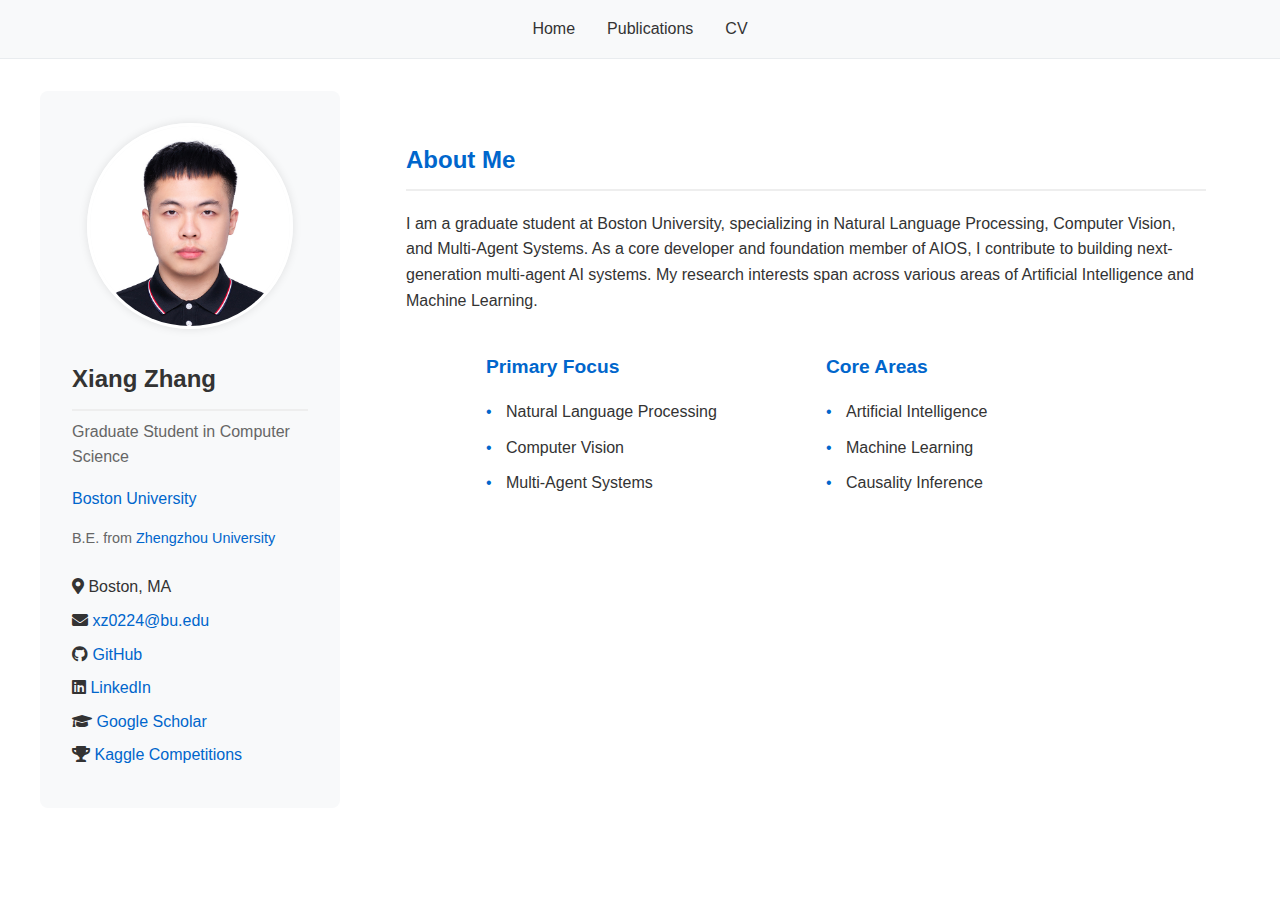
<file: index.html>
<!DOCTYPE html>
<html lang="en">
<head>
    <meta charset="UTF-8">
    <meta name="viewport" content="width=device-width, initial-scale=1.0">
    <title>Xiang Zhang - Personal Website</title>
    
    <!-- SEO Meta Tags -->
    <meta name="description" content="Xiang Zhang is a Computer Science graduate student at Boston University, specializing in Natural Language Processing, Computer Vision, and Multi-Agent Systems.">
    <meta name="keywords" content="Xiang Zhang, Computer Science, Boston University, NLP, Computer Vision, Multi-Agent Systems, Machine Learning, AI">
    <meta name="author" content="Xiang Zhang">
    
    <!-- Open Graph Meta Tags for social sharing -->
    <meta property="og:title" content="Xiang Zhang - Computer Science Graduate Student">
    <meta property="og:description" content="Research in NLP, Computer Vision, and Multi-Agent Systems at Boston University">
    <meta property="og:image" content="profile.jpg">
    <meta property="og:url" content="https://xiangzhang-zx.github.io">
    <meta property="og:type" content="website">
    
    <!-- Twitter Card Meta Tags -->
    <meta name="twitter:card" content="summary">
    <meta name="twitter:title" content="Xiang Zhang - Computer Science Graduate Student">
    <meta name="twitter:description" content="Research in NLP, Computer Vision, and Multi-Agent Systems at Boston University">
    <meta name="twitter:image" content="profile.jpg">
    
    <!-- Google Scholar verification (optional) -->
    <meta name="google-site-verification" content="your-verification-code">
    
    <link rel="stylesheet" href="styles.css">
    <link rel="stylesheet" href="https://cdnjs.cloudflare.com/ajax/libs/font-awesome/5.15.4/css/all.min.css">
    
    <!-- Favicon -->
    <link rel="icon" type="image/x-icon" href="favicon.ico">
</head>
<body>
    <div class="masthead">
        <div class="masthead__inner-wrap">
            <nav class="site-nav">
                <ul class="nav-links">
                    <li class="nav-item"><a href="index.html">Home</a></li>
                    <li class="nav-item"><a href="publications.html">Publications</a></li>
                    <li class="nav-item"><a href="Resume.pdf">CV</a></li>
                </ul>
            </nav>
        </div>
    </div>

    <div class="main-container">
        <div class="sidebar">
            <div class="profile">
                <div class="profile-image">
                    <img src="profile.jpg" alt="Xiang Zhang">
                </div>
                <h2>Xiang Zhang</h2>
                <p class="title">Graduate Student in Computer Science</p>
                <p class="affiliation">
                    <a href="https://www.bu.edu" target="_blank">Boston University</a>
                </p>
                <p class="education">
                    B.E. from <a href="https://english.zzu.edu.cn" target="_blank">Zhengzhou University</a>
                </p>
                
                <div class="contact-info">
                    <p><i class="fas fa-map-marker-alt"></i> Boston, MA</p>
                    <p><i class="fas fa-envelope"></i> <a href="mailto:xz0224@bu.edu">xz0224@bu.edu</a></p>
                    <p><i class="fab fa-github"></i> <a href="https://github.com/XiangZhang-zx">GitHub</a></p>
                    <p><i class="fab fa-linkedin"></i> <a href="https://www.linkedin.com/in/xz0224">LinkedIn</a></p>
                    <p><i class="fas fa-graduation-cap"></i> <a href="https://scholar.google.com/citations?user=qZi76ZMAAAAJ">Google Scholar</a></p>
                    <p><i class="fas fa-trophy"></i> <a href="https://www.kaggle.com/wadnijfioa/competitions">Kaggle Competitions</a></p>
                </div>
            </div>
        </div>

        <div class="content">
            <section class="about">
                <h2>About Me</h2>
                <p>I am a graduate student at Boston University, specializing in Natural Language Processing, 
                Computer Vision, and Multi-Agent Systems. As a core developer and foundation member of AIOS, 
                I contribute to building next-generation multi-agent AI systems. My research interests span across 
                various areas of Artificial Intelligence and Machine Learning.</p>
                
                <div class="interests-grid">
                    <div class="interests-column">
                        <h3>Primary Focus</h3>
                        <ul>
                            <li>Natural Language Processing</li>
                            <li>Computer Vision</li>
                            <li>Multi-Agent Systems</li>
                        </ul>
                    </div>
                    <div class="interests-column">
                        <h3>Core Areas</h3>
                        <ul>
                            <li>Artificial Intelligence</li>
                            <li>Machine Learning</li>
                            <li>Causality Inference</li>
                        </ul>
                    </div>
                </div>
            </section>
        </div>
    </div>
</body>
</html>
</file>
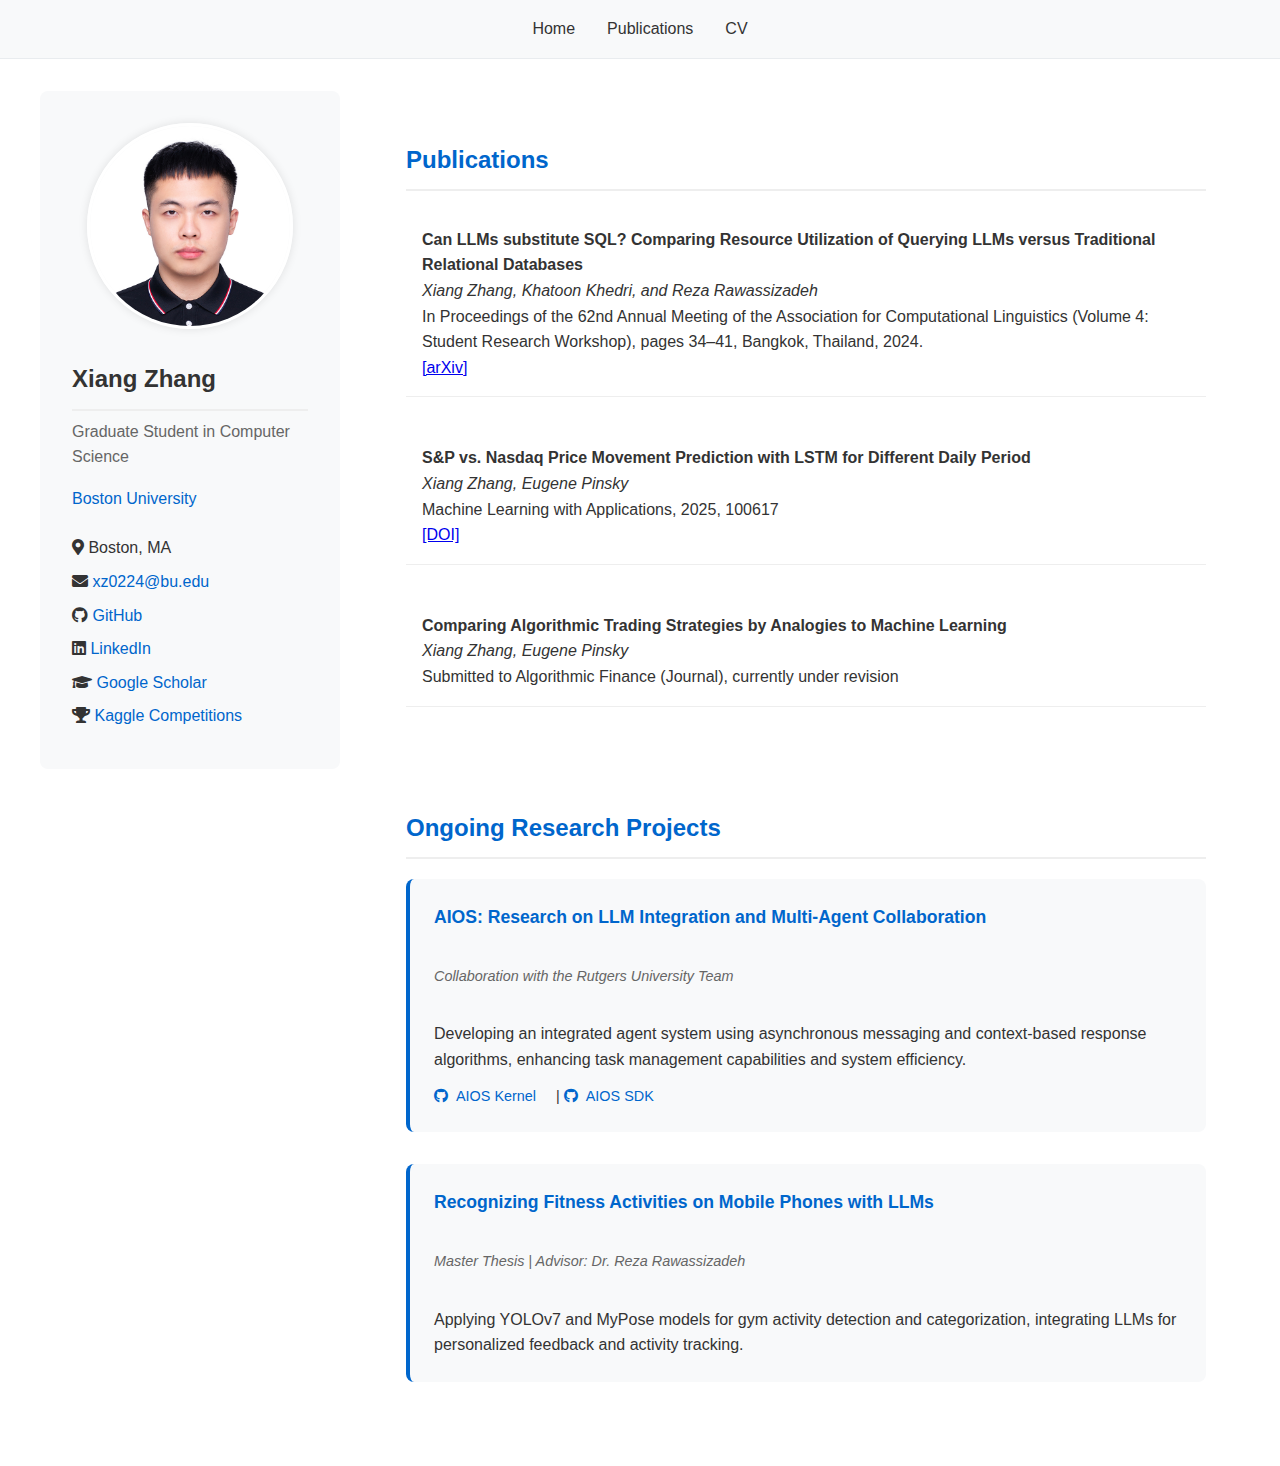
<file: publications.html>
<!DOCTYPE html>
<html lang="en">
<head>
    <meta charset="UTF-8">
    <meta name="viewport" content="width=device-width, initial-scale=1.0">
    <title>Publications - Xiang Zhang</title>
    <link rel="stylesheet" href="styles.css">
    <link rel="stylesheet" href="https://cdnjs.cloudflare.com/ajax/libs/font-awesome/5.15.4/css/all.min.css">
</head>
<body>
    <div class="masthead">
        <div class="masthead__inner-wrap">
            <nav class="site-nav">
                <ul class="nav-links">
                    <li class="nav-item"><a href="index.html">Home</a></li>
                    <li class="nav-item"><a href="publications.html">Publications</a></li>
                    <li class="nav-item"><a href="Resume.pdf">CV</a></li>
                </ul>
            </nav>
        </div>
    </div>

    <div class="main-container">
        <div class="sidebar">
            <div class="profile">
                <div class="profile-image">
                    <img src="profile.jpg" alt="Xiang Zhang">
                </div>
                <h2>Xiang Zhang</h2>
                <p class="title">Graduate Student in Computer Science</p>
                <p class="affiliation">Boston University</p>
                
                <div class="contact-info">
                    <p><i class="fas fa-map-marker-alt"></i> Boston, MA</p>
                    <p><i class="fas fa-envelope"></i> <a href="mailto:xz0224@bu.edu">xz0224@bu.edu</a></p>
                    <p><i class="fab fa-github"></i> <a href="https://github.com/XiangZhang-zx">GitHub</a></p>
                    <p><i class="fab fa-linkedin"></i> <a href="https://www.linkedin.com/in/xz0224">LinkedIn</a></p>
                    <p><i class="fas fa-graduation-cap"></i> <a href="https://scholar.google.com/citations?user=qZi76ZMAAAAJ">Google Scholar</a></p>
                    <p><i class="fas fa-trophy"></i> <a href="https://www.kaggle.com/wadnijfioa/competitions">Kaggle Competitions</a></p>
                </div>
            </div>
        </div>

        <div class="content">
            <section class="publications">
                <h2>Publications</h2>
                <ul class="publications-list">
                    <li>
                        <strong>Can LLMs substitute SQL? Comparing Resource Utilization of Querying LLMs versus Traditional Relational Databases</strong><br>
                        <em>Xiang Zhang, Khatoon Khedri, and Reza Rawassizadeh</em><br>
                        In Proceedings of the 62nd Annual Meeting of the Association for Computational Linguistics (Volume 4: Student Research Workshop), pages 34–41, Bangkok, Thailand, 2024.<br>
                        <a href="https://arxiv.org/abs/2404.08727" target="_blank">[arXiv]</a>
                    </li>
                    <li>
                        <strong>S&P vs. Nasdaq Price Movement Prediction with LSTM for Different Daily Period</strong><br>
                        <em>Xiang Zhang, Eugene Pinsky</em><br>
                        Machine Learning with Applications, 2025, 100617<br>
                        <a href="https://doi.org/10.1016/j.mlwa.2024.100617" target="_blank">[DOI]</a>
                    </li>
                    <li>
                        <strong>Comparing Algorithmic Trading Strategies by Analogies to Machine Learning</strong><br>
                        <em>Xiang Zhang, Eugene Pinsky</em><br>
                        Submitted to Algorithmic Finance (Journal), currently under revision
                    </li>
                </ul>
            </section>

            <section class="research-projects">
                <h2>Ongoing Research Projects</h2>
                <ul class="research-list">
                    <li>
                        <strong>AIOS: Research on LLM Integration and Multi-Agent Collaboration</strong><br>
                        <em>Collaboration with the Rutgers University Team</em><br>
                        Developing an integrated agent system using asynchronous messaging and context-based response algorithms, 
                        enhancing task management capabilities and system efficiency.<br>
                        <div class="project-links">
                            <a href="https://github.com/agiresearch/AIOS" target="_blank"><i class="fab fa-github"></i> AIOS Kernel</a> | 
                            <a href="https://github.com/agiresearch/Cerebrum" target="_blank"><i class="fab fa-github"></i> AIOS SDK</a>
                        </div>
                    </li>
                    <li>
                        <strong>Recognizing Fitness Activities on Mobile Phones with LLMs</strong><br>
                        <em>Master Thesis | Advisor: Dr. Reza Rawassizadeh</em><br>
                        Applying YOLOv7 and MyPose models for gym activity detection and categorization, 
                        integrating LLMs for personalized feedback and activity tracking.
                    </li>
                </ul>
            </section>
        </div>
    </div>
</body>
</html>
</file>
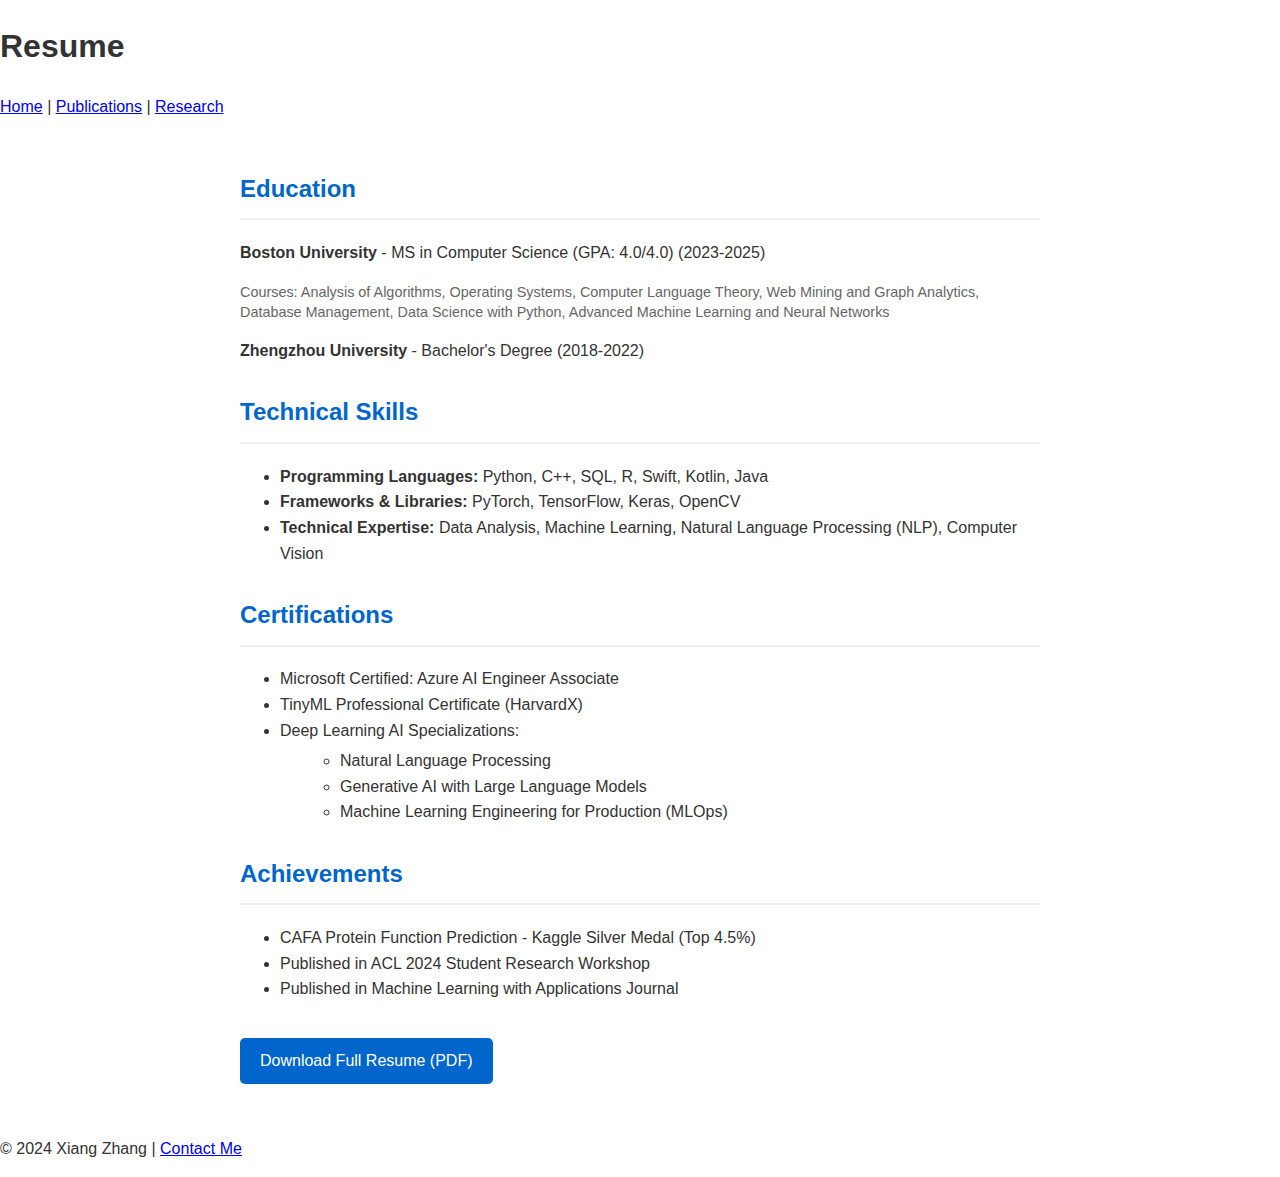
<file: resume.html>
<!DOCTYPE html>
<html lang="en">
<head>
    <meta charset="UTF-8">
    <meta name="viewport" content="width=device-width, initial-scale=1.0">
    <title>Resume - Xiang Zhang</title>
    <link rel="stylesheet" href="styles.css">
</head>
<body>
    <header>
        <h1>Resume</h1>
        <nav>
            <a href="index.html">Home</a> |
            <a href="publications.html">Publications</a> |
            <a href="research.html">Research</a>
        </nav>
    </header>
    <main>
        <section>
            <h2>Education</h2>
            <p><strong>Boston University</strong> - MS in Computer Science (GPA: 4.0/4.0) (2023-2025)</p>
            <p class="courses">Courses: Analysis of Algorithms, Operating Systems, Computer Language Theory, Web Mining and Graph Analytics, Database Management, Data Science with Python, Advanced Machine Learning and Neural Networks</p>
            
            <p><strong>Zhengzhou University</strong> - Bachelor's Degree (2018-2022)</p>

            <h2>Technical Skills</h2>
            <ul>
                <li><strong>Programming Languages:</strong> Python, C++, SQL, R, Swift, Kotlin, Java</li>
                <li><strong>Frameworks & Libraries:</strong> PyTorch, TensorFlow, Keras, OpenCV</li>
                <li><strong>Technical Expertise:</strong> Data Analysis, Machine Learning, Natural Language Processing (NLP), Computer Vision</li>
            </ul>

            <h2>Certifications</h2>
            <ul>
                <li>Microsoft Certified: Azure AI Engineer Associate</li>
                <li>TinyML Professional Certificate (HarvardX)</li>
                <li>Deep Learning AI Specializations:
                    <ul>
                        <li>Natural Language Processing</li>
                        <li>Generative AI with Large Language Models</li>
                        <li>Machine Learning Engineering for Production (MLOps)</li>
                    </ul>
                </li>
            </ul>

            <h2>Achievements</h2>
            <ul>
                <li>CAFA Protein Function Prediction - Kaggle Silver Medal (Top 4.5%)</li>
                <li>Published in ACL 2024 Student Research Workshop</li>
                <li>Published in Machine Learning with Applications Journal</li>
            </ul>
            
            <p><a href="Resume.pdf" target="_blank" class="download-button">Download Full Resume (PDF)</a></p>
        </section>
    </main>
    <footer>
        <p>&copy; 2024 Xiang Zhang | <a href="mailto:xz0224@bu.edu">Contact Me</a></p>
    </footer>
</body>
</html>
</file>
<file: styles.css>
/* 基础样式 */
body {
    margin: 0;
    padding: 0;
    font-family: -apple-system, BlinkMacSystemFont, "Segoe UI", Roboto, "Helvetica Neue", Arial, sans-serif;
    line-height: 1.6;
    color: #333;
}

/* 导航栏样式 */
.masthead {
    background-color: #f8f9fa;
    border-bottom: 1px solid #e9ecef;
    padding: 1rem 0;
}

.masthead__inner-wrap {
    max-width: 1200px;
    margin: 0 auto;
    padding: 0 1rem;
}

.nav-links {
    list-style: none;
    padding: 0;
    margin: 0;
    display: flex;
    justify-content: center;
}

.nav-item {
    margin: 0 1rem;
}

.nav-item a {
    color: #333;
    text-decoration: none;
    font-weight: 500;
}

.nav-item a:hover {
    color: #0066cc;
}

/* 主容器布局 */
.main-container {
    display: flex;
    max-width: 1200px;
    margin: 2rem auto;
    padding: 0 1rem;
    gap: 2rem;
}

/* 侧边栏样式 */
.sidebar {
    flex: 0 0 300px;
}

.profile {
    background-color: #f8f9fa;
    padding: 2rem;
    border-radius: 8px;
}

.profile h2 {
    margin: 0;
    color: #333;
}

.title {
    color: #666;
    margin: 0.5rem 0;
}

.affiliation {
    color: #0066cc;
    margin-bottom: 1rem;
}

.contact-info {
    margin-top: 1.5rem;
}

.contact-info p {
    margin: 0.5rem 0;
}

.contact-info a {
    color: #0066cc;
    text-decoration: none;
}

/* 内容区域样式 */
.content {
    flex: 1;
}

/* 保留之前的 interests-grid 相关样式 */

.publications-list {
    list-style: none;
    padding: 0;
}

.publications-list li {
    margin-bottom: 2em;
    padding: 1em;
    border-bottom: 1px solid #eee;
}

.download-button {
    display: inline-block;
    padding: 10px 20px;
    background-color: #0066cc;
    color: white;
    text-decoration: none;
    border-radius: 5px;
    margin-top: 20px;
}

.download-button:hover {
    background-color: #0052a3;
}

.courses {
    font-size: 0.9em;
    color: #666;
    line-height: 1.4;
}

ul ul {
    margin-left: 20px;
    margin-top: 5px;
}

section {
    max-width: 800px;
    margin: 0 auto;
    padding: 20px;
}

strong {
    color: #333;
}

h2 {
    color: #0066cc;
    margin-top: 30px;
    border-bottom: 2px solid #eee;
    padding-bottom: 10px;
}

.interests-grid {
    display: flex;
    gap: 40px;
    margin-top: 20px;
    justify-content: center;
}

.interests-column {
    flex: 1;
    max-width: 300px;
}

.interests-column h3 {
    color: #0066cc;
    margin-bottom: 15px;
    font-size: 1.2em;
}

.interests-column ul {
    list-style-type: none;
    padding: 0;
}

.interests-column li {
    margin-bottom: 10px;
    padding-left: 20px;
    position: relative;
}

.interests-column li:before {
    content: "•";
    position: absolute;
    left: 0;
    color: #0066cc;
}

@media (max-width: 600px) {
    .interests-grid {
        flex-direction: column;
        gap: 20px;
    }
    
    .interests-column {
        max-width: 100%;
    }
}

.profile-image {
    text-align: center;
    margin-bottom: 1.5rem;
}

.profile-image img {
    width: 200px;
    height: 200px;
    border-radius: 50%;
    object-fit: cover;
    border: 3px solid #fff;
    box-shadow: 0 0 10px rgba(0,0,0,0.1);
}

.research-list {
    list-style: none;
    padding: 0;
}

.research-list li {
    margin-bottom: 2rem;
    padding: 1.5rem;
    background: #f8f9fa;
    border-radius: 8px;
    border-left: 4px solid #0066cc;
}

.research-list strong {
    display: block;
    margin-bottom: 0.5rem;
    color: #0066cc;
    font-size: 1.1em;
}

.research-list em {
    display: block;
    color: #666;
    margin-bottom: 0.5rem;
    font-size: 0.9em;
}

.experience-list {
    list-style: none;
    padding: 0;
}

.experience-list > li {
    margin-bottom: 2rem;
    padding: 1.5rem;
    background: #f8f9fa;
    border-radius: 8px;
    border-left: 4px solid #0066cc;
}

.experience-details {
    list-style: disc;
    margin-top: 1rem;
    margin-left: 1.5rem;
    color: #555;
}

.experience-details li {
    margin-bottom: 0.5rem;
}

.project-links {
    margin-top: 0.8rem;
    font-size: 0.9em;
}

.project-links a {
    color: #0066cc;
    text-decoration: none;
    margin-right: 1rem;
}

.project-links a:hover {
    text-decoration: underline;
}

.project-links i {
    margin-right: 0.3rem;
}

.education {
    color: #666;
    margin-bottom: 1rem;
    font-size: 0.9em;
}

.affiliation a, .education a {
    color: #0066cc;
    text-decoration: none;
}

.affiliation a:hover, .education a:hover {
    text-decoration: underline;
}
</file>
